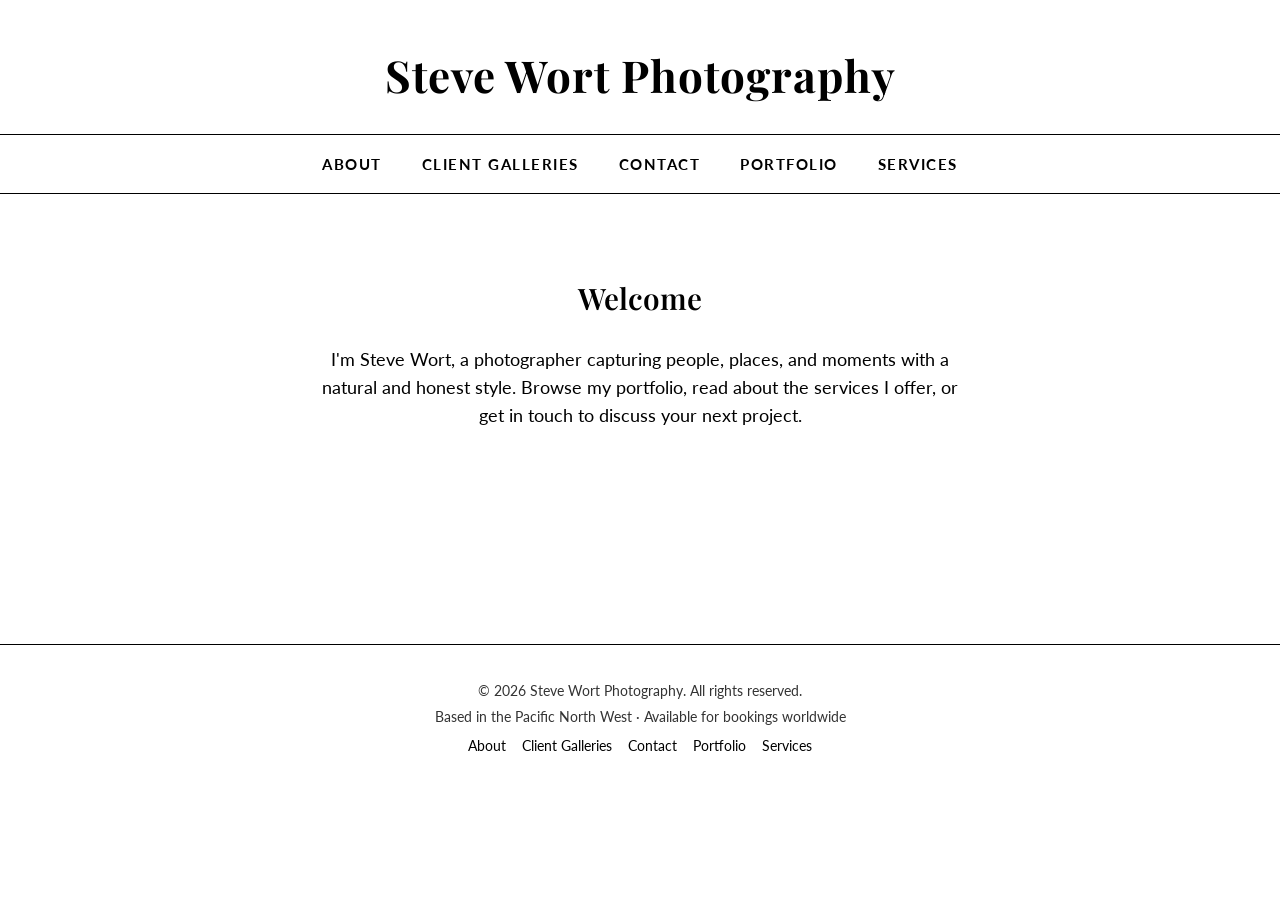
<file: index.html>
<!DOCTYPE html>
<html lang="en">
<head>
  <meta charset="UTF-8">
  <meta name="viewport" content="width=device-width, initial-scale=1.0">
  <title>Steve Wort Photography</title>
  <meta name="description" content="Steve Wort Photography — portfolio, services, and contact details.">
  <link rel="stylesheet" href="css/style.css">
</head>
<body>

  <header id="site-header" class="site-header"></header>

  <main>
    <section class="hero">
      <h2>Welcome</h2>
      <p>
        I'm Steve Wort, a photographer capturing people, places, and moments
        with a natural and honest style. Browse my portfolio, read about the
        services I offer, or get in touch to discuss your next project.
      </p>
    </section>
  </main>

  <footer id="site-footer" class="site-footer"></footer>

  <script src="js/components.js"></script>
</body>
</html>
</file>
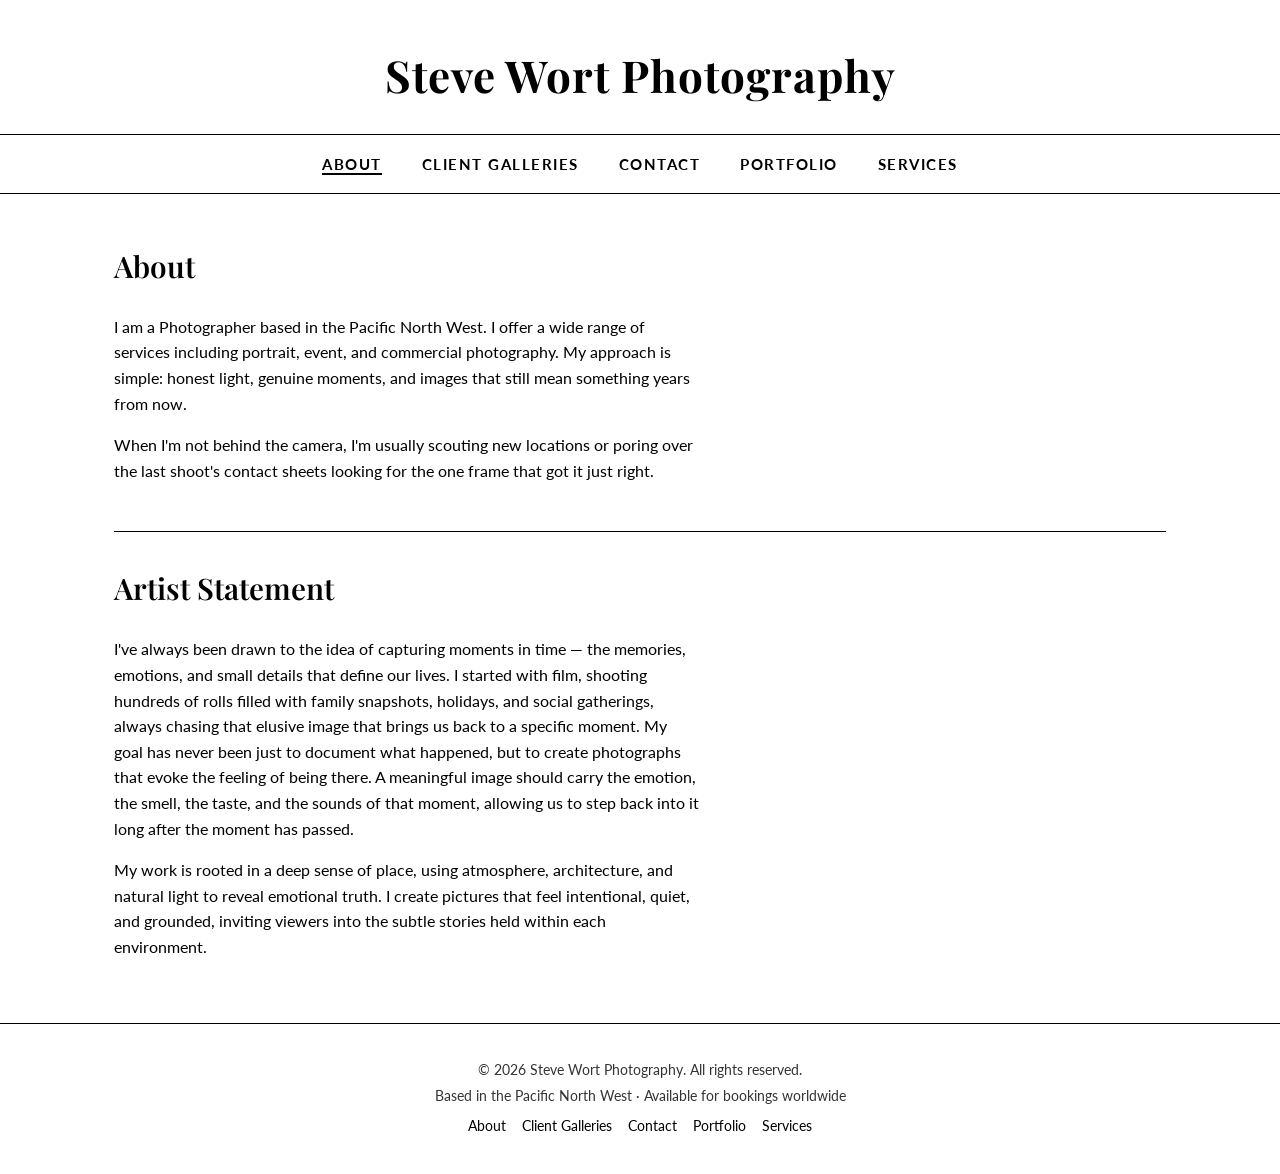
<file: about.html>
<!DOCTYPE html>
<html lang="en">
<head>
  <meta charset="UTF-8">
  <meta name="viewport" content="width=device-width, initial-scale=1.0">
  <title>About — Steve Wort Photography</title>
  <meta name="description" content="About Steve Wort, photographer.">
  <link rel="stylesheet" href="css/style.css">
</head>
<body>

  <header id="site-header" class="site-header"></header>

  <main>
    <h2>About</h2>
    <p>
      I am a Photographer based in the Pacific North West. 
      I offer a wide range of services including portrait, event, and commercial photography. 
      My approach is simple:
      honest light, genuine moments, and images that still mean something
      years from now.
    </p>
    <p>
      When I'm not behind the camera, I'm usually scouting new locations or
      poring over the last shoot's contact sheets looking for the one frame
      that got it just right.
    </p>

    <section id="artist-statement" class="artist-statement">
      <h2>Artist Statement</h2>
      <p>
        I've always been drawn to the idea of capturing moments in time — the
        memories, emotions, and small details that define our lives. I started
        with film, shooting hundreds of rolls filled with family snapshots,
        holidays, and social gatherings, always chasing that elusive image that
        brings us back to a specific moment. My goal has never been just to
        document what happened, but to create photographs that evoke the
        feeling of being there. A meaningful image should carry the emotion,
        the smell, the taste, and the sounds of that moment, allowing us to
        step back into it long after the moment has passed.
      </p>
      <p>
        My work is rooted in a deep sense of place, using atmosphere,
        architecture, and natural light to reveal emotional truth. I create
        pictures that feel intentional, quiet, and grounded, inviting viewers
        into the subtle stories held within each environment.
      </p>
    </section>
  </main>

  <footer id="site-footer" class="site-footer"></footer>

  <script src="js/components.js"></script>
</body>
</html>
</file>
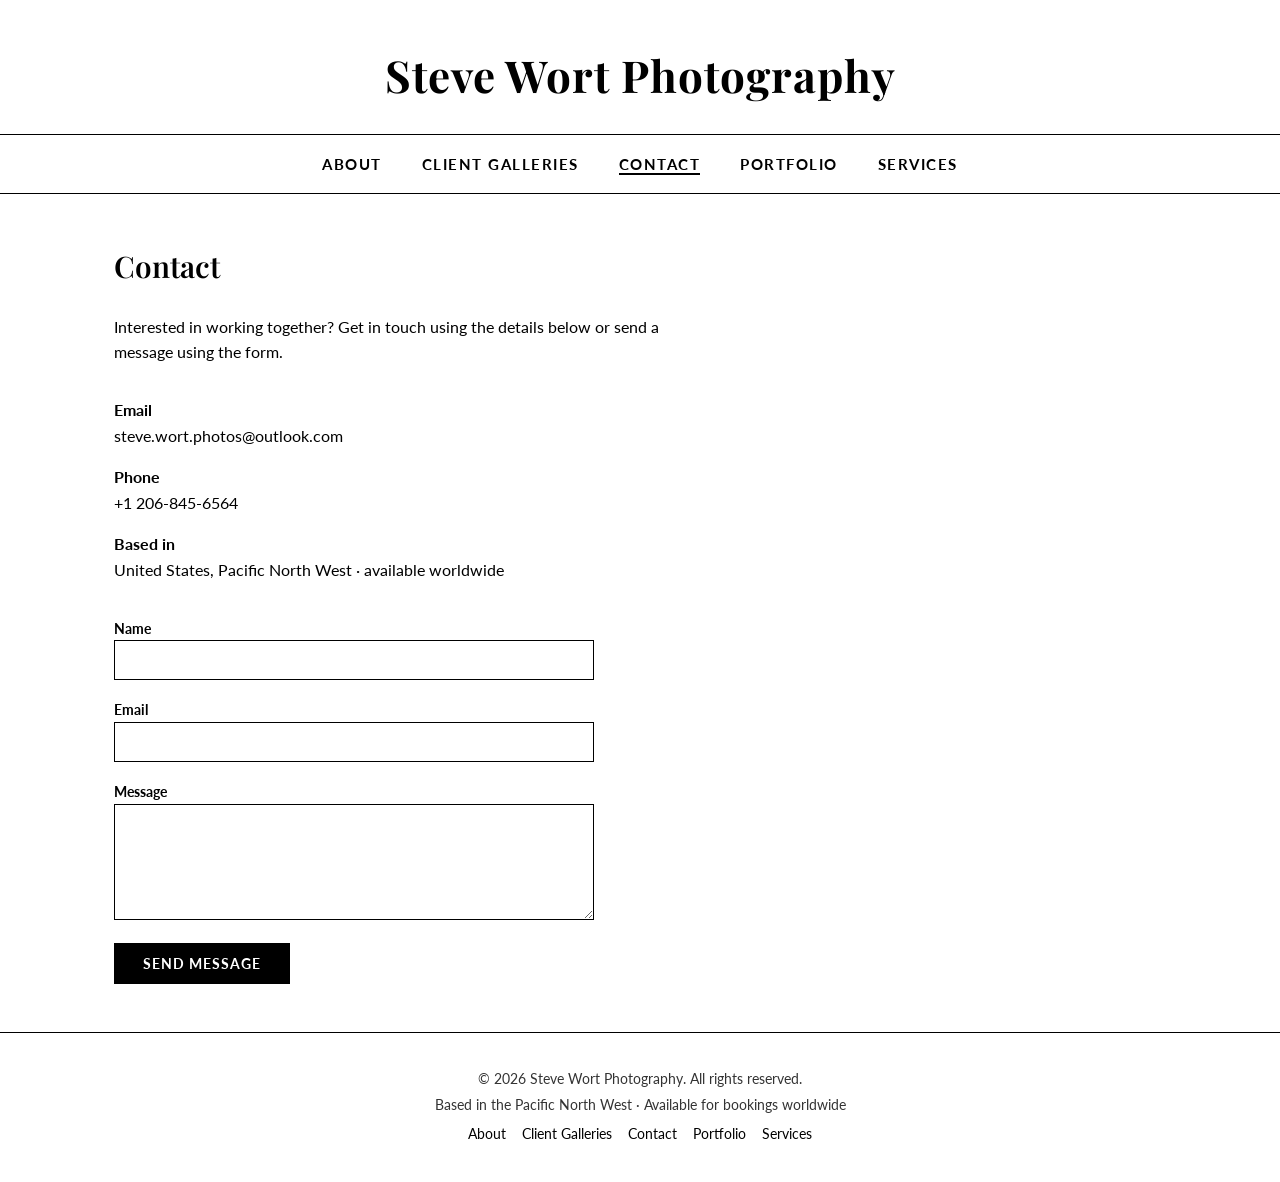
<file: contact.html>
<!DOCTYPE html>
<html lang="en">
<head>
  <meta charset="UTF-8">
  <meta name="viewport" content="width=device-width, initial-scale=1.0">
  <title>Contact — Steve Wort Photography</title>
  <meta name="description" content="Get in touch with Steve Wort Photography.">
  <link rel="stylesheet" href="css/style.css">
</head>
<body>

  <header id="site-header" class="site-header"></header>

  <main>
    <h2>Contact</h2>
    <p>
      Interested in working together? Get in touch using the details below
      or send a message using the form.
    </p>

    <dl class="contact-details">
      <dt>Email</dt>
      <dd><a href="mailto:steve.wort.photos@outlook.com">steve.wort.photos@outlook.com</a></dd>
      <dt>Phone</dt>
      <dd>+1 206-845-6564</dd>
      <dt>Based in</dt>
      <dd>United States, Pacific North West &middot; available worldwide</dd>
    </dl>

    <form class="contact-form" action="mailto:steve.wort.photos@outlook.com" method="post" enctype="text/plain">
      <div>
        <label for="name">Name</label>
        <input type="text" id="name" name="name" required>
      </div>
      <div>
        <label for="email">Email</label>
        <input type="email" id="email" name="email" required>
      </div>
      <div>
        <label for="message">Message</label>
        <textarea id="message" name="message" rows="5" required></textarea>
      </div>
      <button type="submit">Send Message</button>
    </form>
  </main>

  <footer id="site-footer" class="site-footer"></footer>

  <script src="js/components.js"></script>
</body>
</html>
</file>
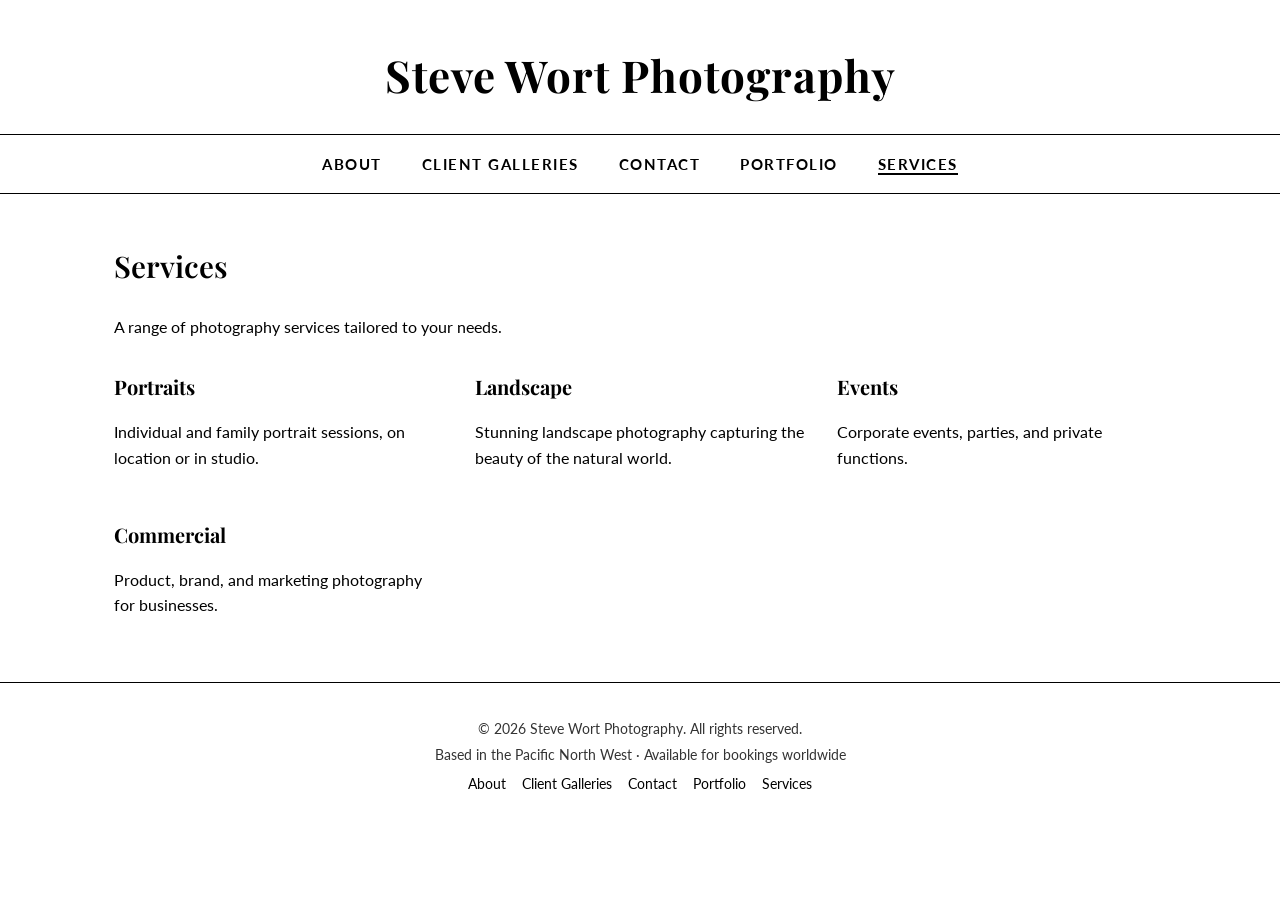
<file: services.html>
<!DOCTYPE html>
<html lang="en">
<head>
  <meta charset="UTF-8">
  <meta name="viewport" content="width=device-width, initial-scale=1.0">
  <title>Services — Steve Wort Photography</title>
  <meta name="description" content="Photography services offered by Steve Wort Photography.">
  <link rel="stylesheet" href="css/style.css">
</head>
<body>

  <header id="site-header" class="site-header"></header>

  <main>
    <h2>Services</h2>
    <p>A range of photography services tailored to your needs.</p>

    <div class="services-list">
      <div class="service-item">
        <h3>Portraits</h3>
        <p>Individual and family portrait sessions, on location or in studio.</p>
      </div>
      <div class="service-item">
        <h3>Landscape</h3>
        <p>Stunning landscape photography capturing the beauty of the natural world.</p>
      </div>
      <div class="service-item">
        <h3>Events</h3>
        <p>Corporate events, parties, and private functions.</p>
      </div>
      <div class="service-item">
        <h3>Commercial</h3>
        <p>Product, brand, and marketing photography for businesses.</p>
      </div>
    </div>
  </main>

  <footer id="site-footer" class="site-footer"></footer>

  <script src="js/components.js"></script>
</body>
</html>
</file>
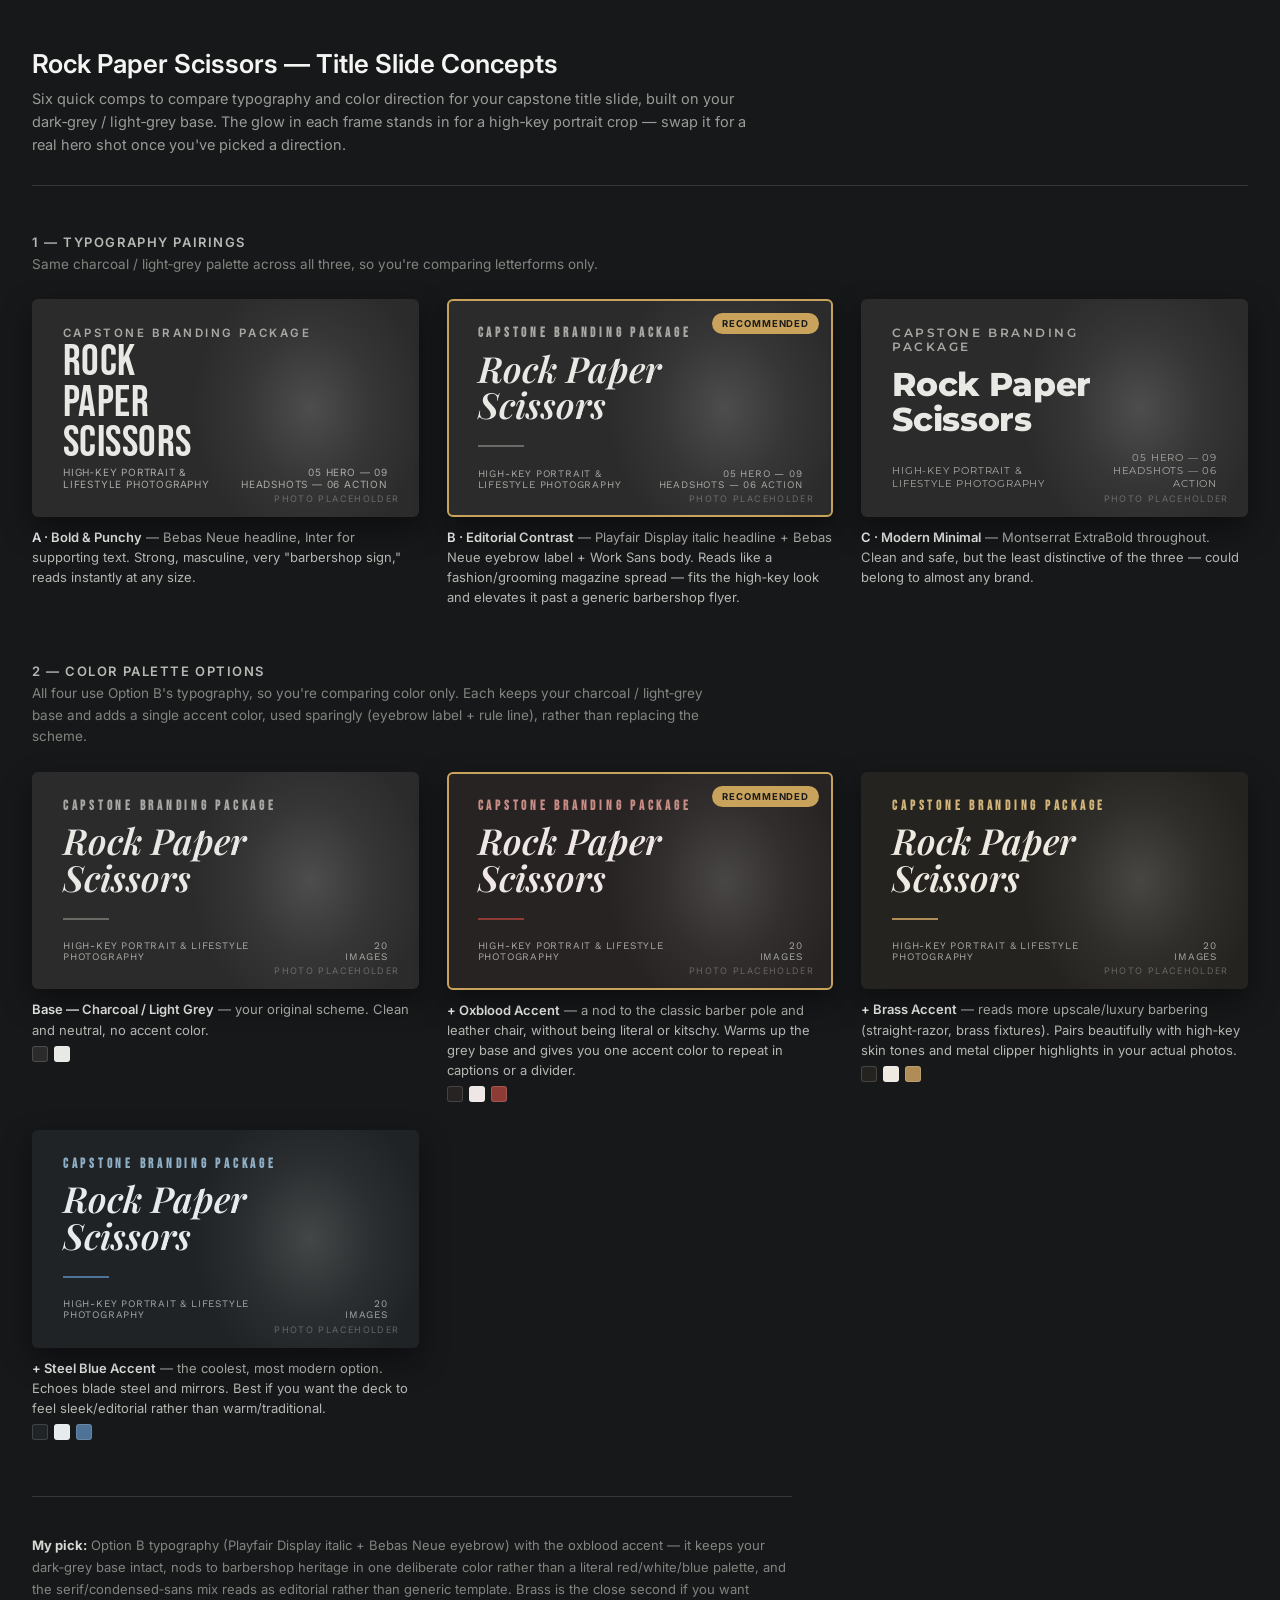
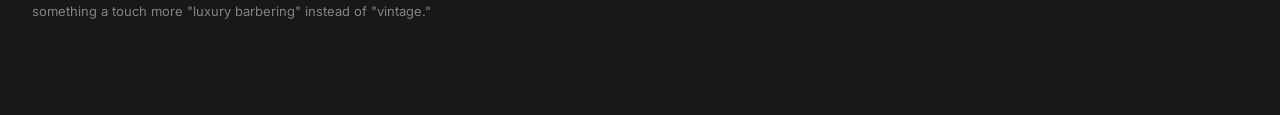
<file: title-slide-comparisons.html>
<!DOCTYPE html>
<html lang="en">
<head>
<meta charset="UTF-8">
<title>Rock Paper Scissors — Title Slide Concepts</title>
<link rel="preconnect" href="https://fonts.googleapis.com">
<link rel="preconnect" href="https://fonts.gstatic.com" crossorigin>
<link href="https://fonts.googleapis.com/css2?family=Bebas+Neue&family=Anton&family=Playfair+Display:ital,wght@0,600;0,700;1,600&family=Montserrat:wght@500;700;800&family=Inter:wght@400;500;600&family=Work+Sans:wght@400;500&display=swap" rel="stylesheet">
<style>
  :root {
    --page-bg: #17181a;
    --card-radius: 6px;
  }
  * { box-sizing: border-box; }
  body {
    margin: 0;
    padding: 48px 32px 80px;
    background: var(--page-bg);
    font-family: 'Inter', sans-serif;
    color: #e8e8e5;
  }
  .wrap { max-width: 1240px; margin: 0 auto; }
  header.page-head {
    margin-bottom: 48px;
    text-align: left;
    border-bottom: 1px solid #35363a;
    padding-bottom: 28px;
  }
  header.page-head h1 {
    font-family: 'Inter', sans-serif;
    font-weight: 600;
    font-size: 26px;
    margin: 0 0 8px;
    color: #f4f4f2;
  }
  header.page-head p {
    margin: 0;
    color: #9a9a97;
    font-size: 14.5px;
    line-height: 1.6;
    max-width: 720px;
  }
  section.block { margin-bottom: 56px; }
  section.block h2 {
    font-size: 13px;
    letter-spacing: 0.12em;
    text-transform: uppercase;
    color: #b8b8b4;
    font-weight: 600;
    margin: 0 0 4px;
  }
  section.block > p.block-sub {
    margin: 0 0 24px;
    color: #83837f;
    font-size: 13.5px;
    line-height: 1.6;
    max-width: 700px;
  }
  .grid {
    display: grid;
    grid-template-columns: repeat(auto-fit, minmax(340px, 1fr));
    gap: 28px;
  }

  /* ---- SLIDE MOCKUP ---- */
  .slide-card { display: flex; flex-direction: column; gap: 10px; }
  .slide {
    position: relative;
    aspect-ratio: 16 / 9;
    border-radius: var(--card-radius);
    overflow: hidden;
    display: flex;
    flex-direction: column;
    justify-content: space-between;
    padding: 7% 8%;
    box-shadow: 0 12px 30px rgba(0,0,0,0.45);
  }
  .slide.recommended { outline: 2px solid #c9a35c; outline-offset: -2px; }
  .ribbon {
    position: absolute;
    top: 14px;
    right: 14px;
    font-size: 9.5px;
    letter-spacing: 0.1em;
    text-transform: uppercase;
    font-weight: 700;
    padding: 5px 10px;
    border-radius: 100px;
    background: #c9a35c;
    color: #1c1c1c;
    z-index: 3;
  }
  .photo-area {
    position: absolute;
    inset: 0;
    z-index: 0;
  }
  .photo-area .glow {
    position: absolute;
    top: 50%; left: 72%;
    width: 62%; height: 130%;
    transform: translate(-50%, -50%);
    background: radial-gradient(ellipse at center, rgba(255,255,255,0.16) 0%, rgba(255,255,255,0.05) 38%, rgba(255,255,255,0) 70%);
  }
  .photo-area .tag {
    position: absolute;
    bottom: 6%;
    right: 5%;
    font-size: 9px;
    letter-spacing: 0.15em;
    text-transform: uppercase;
    color: rgba(255,255,255,0.28);
  }
  .eyebrow {
    position: relative; z-index: 2;
    font-size: 11.5px;
    letter-spacing: 0.22em;
    text-transform: uppercase;
    font-weight: 600;
    max-width: 78%;
  }
  .title-block { position: relative; z-index: 2; }
  .subtitle {
    position: relative; z-index: 2;
    font-size: 11.5px;
    letter-spacing: 0.06em;
    text-transform: uppercase;
    line-height: 1.6;
  }
  .rule {
    display: inline-block;
    width: 46px;
    height: 2px;
    margin: 14px 0 12px;
  }
  .footer-line {
    position: relative; z-index: 2;
    display: flex;
    justify-content: space-between;
    align-items: flex-end;
    font-size: 10px;
    letter-spacing: 0.08em;
    text-transform: uppercase;
  }
  .footer-line .count { text-align: right; }
  .caption {
    font-size: 13px;
    color: #b6b6b2;
    line-height: 1.55;
  }
  .caption b { color: #f0f0ee; font-weight: 600; }
  .swatches { display: flex; gap: 6px; margin-top: 6px; }
  .swatch { width: 16px; height: 16px; border-radius: 3px; border: 1px solid rgba(255,255,255,0.15); }

  /* ---- Palette variables per slide ---- */
  .bg-base { background: #2b2b2b; }
  .bg-base .eyebrow, .bg-base .subtitle, .bg-base .footer-line { color: #a8a8a4; }
  .bg-base .title-block, .bg-base .title-block * { color: #e8e8e5; }
  .bg-base .rule { background: #6a6a66; }

  .bg-oxblood { background: #262322; }
  .bg-oxblood .eyebrow { color: #c98d86; }
  .bg-oxblood .subtitle, .bg-oxblood .footer-line { color: #a8a8a4; }
  .bg-oxblood .title-block, .bg-oxblood .title-block * { color: #eee7e5; }
  .bg-oxblood .rule { background: #8f3b35; }

  .bg-brass { background: #24231f; }
  .bg-brass .eyebrow { color: #d3b479; }
  .bg-brass .subtitle, .bg-brass .footer-line { color: #a8a6a0; }
  .bg-brass .title-block, .bg-brass .title-block * { color: #eeeae1; }
  .bg-brass .rule { background: #b08d57; }

  .bg-steel { background: #202325; }
  .bg-steel .eyebrow { color: #8fb0c7; }
  .bg-steel .subtitle, .bg-steel .footer-line { color: #a2a6a8; }
  .bg-steel .title-block, .bg-steel .title-block * { color: #e6ebee; }
  .bg-steel .rule { background: #4f7396; }

  /* ---- Typography options ---- */
  .type-a .title-block { font-family: 'Bebas Neue', sans-serif; font-size: 15.5vw; line-height: 0.92; letter-spacing: 0.01em; }
  .grid .type-a .title-block { font-size: 44px; }

  .type-b .title-block { font-family: 'Playfair Display', serif; font-weight: 600; font-style: italic; font-size: 36px; line-height: 1.02; }
  .type-b .eyebrow { font-family: 'Bebas Neue', sans-serif; letter-spacing: 0.3em; font-size: 12.5px; }

  .type-c .title-block { font-family: 'Montserrat', sans-serif; font-weight: 800; font-size: 33px; line-height: 1.08; letter-spacing: -0.01em; }
  .type-c .eyebrow, .type-c .subtitle, .type-c .footer-line { font-family: 'Montserrat', sans-serif; }

  .type-b .subtitle, .type-b .footer-line { font-family: 'Work Sans', sans-serif; }
  .type-a .subtitle, .type-a .footer-line, .caption { font-family: 'Inter', sans-serif; }

  footer.page-foot {
    margin-top: 40px;
    padding-top: 24px;
    border-top: 1px solid #35363a;
    color: #83837f;
    font-size: 13px;
    line-height: 1.7;
    max-width: 760px;
  }
  footer.page-foot b { color: #d8d8d4; }
</style>
</head>
<body>
<div class="wrap">

  <header class="page-head">
    <h1>Rock Paper Scissors — Title Slide Concepts</h1>
    <p>Six quick comps to compare typography and color direction for your capstone title slide, built on your dark‑grey / light‑grey base. The glow in each frame stands in for a high‑key portrait crop — swap it for a real hero shot once you've picked a direction.</p>
  </header>

  <!-- SECTION A: TYPOGRAPHY -->
  <section class="block">
    <h2>1 — Typography Pairings</h2>
    <p class="block-sub">Same charcoal / light‑grey palette across all three, so you're comparing letterforms only.</p>
    <div class="grid">

      <div class="slide-card">
        <div class="slide bg-base type-a">
          <div class="photo-area"><div class="glow"></div><div class="tag">Photo placeholder</div></div>
          <div class="eyebrow">Capstone Branding Package</div>
          <div class="title-block">ROCK<br>PAPER<br>SCISSORS</div>
          <div class="footer-line">
            <div>High‑Key Portrait &amp; Lifestyle Photography</div>
            <div class="count">05 Hero — 09 Headshots — 06 Action</div>
          </div>
        </div>
        <div class="caption"><b>A · Bold &amp; Punchy</b> — Bebas Neue headline, Inter for supporting text. Strong, masculine, very "barbershop sign," reads instantly at any size.</div>
      </div>

      <div class="slide-card">
        <div class="slide bg-base type-b recommended">
          <div class="ribbon">Recommended</div>
          <div class="photo-area"><div class="glow"></div><div class="tag">Photo placeholder</div></div>
          <div class="eyebrow">Capstone Branding Package</div>
          <div class="title-block">Rock Paper<br>Scissors</div>
          <div class="rule"></div>
          <div class="footer-line">
            <div>High‑Key Portrait &amp; Lifestyle Photography</div>
            <div class="count">05 Hero — 09 Headshots — 06 Action</div>
          </div>
        </div>
        <div class="caption"><b>B · Editorial Contrast</b> — Playfair Display italic headline + Bebas Neue eyebrow label + Work Sans body. Reads like a fashion/grooming magazine spread — fits the high‑key look and elevates it past a generic barbershop flyer.</div>
      </div>

      <div class="slide-card">
        <div class="slide bg-base type-c">
          <div class="photo-area"><div class="glow"></div><div class="tag">Photo placeholder</div></div>
          <div class="eyebrow">Capstone Branding Package</div>
          <div class="title-block">Rock Paper Scissors</div>
          <div class="footer-line">
            <div>High‑Key Portrait &amp; Lifestyle Photography</div>
            <div class="count">05 Hero — 09 Headshots — 06 Action</div>
          </div>
        </div>
        <div class="caption"><b>C · Modern Minimal</b> — Montserrat ExtraBold throughout. Clean and safe, but the least distinctive of the three — could belong to almost any brand.</div>
      </div>

    </div>
  </section>

  <!-- SECTION B: COLOR -->
  <section class="block">
    <h2>2 — Color Palette Options</h2>
    <p class="block-sub">All four use Option B's typography, so you're comparing color only. Each keeps your charcoal / light‑grey base and adds a single accent color, used sparingly (eyebrow label + rule line), rather than replacing the scheme.</p>
    <div class="grid">

      <div class="slide-card">
        <div class="slide bg-base type-b">
          <div class="photo-area"><div class="glow"></div><div class="tag">Photo placeholder</div></div>
          <div class="eyebrow">Capstone Branding Package</div>
          <div class="title-block">Rock Paper<br>Scissors</div>
          <div class="rule"></div>
          <div class="footer-line"><div>High‑Key Portrait &amp; Lifestyle Photography</div><div class="count">20 Images</div></div>
        </div>
        <div class="caption"><b>Base — Charcoal / Light Grey</b> — your original scheme. Clean and neutral, no accent color.
          <div class="swatches"><span class="swatch" style="background:#2b2b2b"></span><span class="swatch" style="background:#e8e8e5"></span></div>
        </div>
      </div>

      <div class="slide-card">
        <div class="slide bg-oxblood type-b recommended">
          <div class="ribbon">Recommended</div>
          <div class="photo-area"><div class="glow"></div><div class="tag">Photo placeholder</div></div>
          <div class="eyebrow">Capstone Branding Package</div>
          <div class="title-block">Rock Paper<br>Scissors</div>
          <div class="rule"></div>
          <div class="footer-line"><div>High‑Key Portrait &amp; Lifestyle Photography</div><div class="count">20 Images</div></div>
        </div>
        <div class="caption"><b>+ Oxblood Accent</b> — a nod to the classic barber pole and leather chair, without being literal or kitschy. Warms up the grey base and gives you one accent color to repeat in captions or a divider.
          <div class="swatches"><span class="swatch" style="background:#262322"></span><span class="swatch" style="background:#eee7e5"></span><span class="swatch" style="background:#8f3b35"></span></div>
        </div>
      </div>

      <div class="slide-card">
        <div class="slide bg-brass type-b">
          <div class="photo-area"><div class="glow"></div><div class="tag">Photo placeholder</div></div>
          <div class="eyebrow">Capstone Branding Package</div>
          <div class="title-block">Rock Paper<br>Scissors</div>
          <div class="rule"></div>
          <div class="footer-line"><div>High‑Key Portrait &amp; Lifestyle Photography</div><div class="count">20 Images</div></div>
        </div>
        <div class="caption"><b>+ Brass Accent</b> — reads more upscale/luxury barbering (straight‑razor, brass fixtures). Pairs beautifully with high‑key skin tones and metal clipper highlights in your actual photos.
          <div class="swatches"><span class="swatch" style="background:#24231f"></span><span class="swatch" style="background:#eeeae1"></span><span class="swatch" style="background:#b08d57"></span></div>
        </div>
      </div>

      <div class="slide-card">
        <div class="slide bg-steel type-b">
          <div class="photo-area"><div class="glow"></div><div class="tag">Photo placeholder</div></div>
          <div class="eyebrow">Capstone Branding Package</div>
          <div class="title-block">Rock Paper<br>Scissors</div>
          <div class="rule"></div>
          <div class="footer-line"><div>High‑Key Portrait &amp; Lifestyle Photography</div><div class="count">20 Images</div></div>
        </div>
        <div class="caption"><b>+ Steel Blue Accent</b> — the coolest, most modern option. Echoes blade steel and mirrors. Best if you want the deck to feel sleek/editorial rather than warm/traditional.
          <div class="swatches"><span class="swatch" style="background:#202325"></span><span class="swatch" style="background:#e6ebee"></span><span class="swatch" style="background:#4f7396"></span></div>
        </div>
      </div>

    </div>
  </section>

  <footer class="page-foot">
    <p><b>My pick:</b> Option B typography (Playfair Display italic + Bebas Neue eyebrow) with the oxblood accent — it keeps your dark‑grey base intact, nods to barbershop heritage in one deliberate color rather than a literal red/white/blue palette, and the serif/condensed‑sans mix reads as editorial rather than generic template. Brass is the close second if you want something a touch more "luxury barbering" instead of "vintage."</p>
  </footer>

</div>
</body>
</html>
</file>
<file: css/style.css>
/* Steve Wort Photography — site stylesheet */

@import url('https://fonts.googleapis.com/css2?family=Playfair+Display:wght@500;600;700&family=Lato:wght@400;700&display=swap');

:root {
  --color-bg: #ffffff;
  --color-text: #000000;
  --color-line: #000000;
  --font-banner: 'Playfair Display', Georgia, serif;
  --font-nav: 'Lato', Helvetica, Arial, sans-serif;
  --font-body: 'Lato', Helvetica, Arial, sans-serif;
  --max-width: 1100px;
}

* {
  box-sizing: border-box;
}

html, body {
  margin: 0;
  padding: 0;
}

body {
  background-color: var(--color-bg);
  color: var(--color-text);
  font-family: var(--font-body);
  font-size: 16px;
  line-height: 1.6;
}

a {
  color: var(--color-text);
  text-decoration: none;
}

img {
  max-width: 100%;
  display: block;
}

/* ---------- Header ---------- */

.site-header {
  width: 100%;
}

.site-banner {
  text-align: center;
  padding: 2.5rem 1rem 1.5rem;
}

.site-banner h1 {
  font-family: var(--font-banner);
  font-weight: 700;
  font-size: 2.75rem;
  letter-spacing: 1px;
  margin: 0;
}

.site-nav {
  border-top: 1px solid var(--color-line);
}

.site-nav ul {
  list-style: none;
  display: flex;
  justify-content: center;
  flex-wrap: wrap;
  gap: 2.5rem;
  margin: 0;
  padding: 1rem 1rem;
}

.site-nav a {
  font-family: var(--font-nav);
  font-weight: 700;
  font-size: 0.95rem;
  letter-spacing: 1.5px;
  text-transform: uppercase;
}

.site-nav a:hover,
.site-nav a.active {
  border-bottom: 2px solid var(--color-text);
}

.site-header-rule {
  border: none;
  border-top: 1px solid var(--color-line);
  margin: 0;
}

/* ---------- Main content ---------- */

main {
  max-width: var(--max-width);
  margin: 0 auto;
  padding: 3rem 1.5rem;
  min-height: 50vh;
}

main h2 {
  font-family: var(--font-banner);
  font-weight: 600;
  font-size: 1.85rem;
  margin-top: 0;
}

main p {
  font-size: 1rem;
  max-width: 65ch;
}

.artist-statement {
  margin-top: 3rem;
  padding-top: 2rem;
  border-top: 1px solid var(--color-line);
}

.hero {
  text-align: center;
  padding: 2rem 0 3rem;
}

.hero p {
  margin: 0 auto;
  font-size: 1.1rem;
}

/* ---------- Portfolio gallery ---------- */

.gallery {
  display: grid;
  grid-template-columns: repeat(auto-fit, minmax(220px, 1fr));
  gap: 1.5rem;
  margin-top: 2rem;
}

.gallery-item {
  margin: 0;                      /* <figure> has a default margin */
  background-color: #f2f2f2;
  border: 1px solid var(--color-line);
  display: flex;
  flex-direction: column;
  align-items: center;
  justify-content: center;
  font-family: var(--font-nav);
  font-size: 0.85rem;
  letter-spacing: 1px;
  text-transform: uppercase;
  color: #555;
}

/* Placeholder boxes with no image keep their 1:1 shape */
div.gallery-item {
  aspect-ratio: 1 / 1;
}

.gallery-item img {
  display: block;
  width: 100%;
  height: auto;
  aspect-ratio: 1 / 1;
  object-fit: cover;              /* crop to fill the box without stretching */
}
.gallery-item figcaption {
  padding: 0.75rem;
  text-align: center;
}


/* ---------- Services ---------- */

.services-list {
  display: grid;
  grid-template-columns: repeat(auto-fit, minmax(240px, 1fr));
  gap: 2rem;
  margin-top: 2rem;
}

.service-item h3 {
  font-family: var(--font-banner);
  font-size: 1.25rem;
  margin: 0 0 0.5rem;
}

/* ---------- Contact ---------- */

.contact-details {
  margin: 2rem 0;
}

.contact-details dt {
  font-weight: 700;
  margin-top: 1rem;
}

.contact-details dd {
  margin: 0;
}

form.contact-form {
  max-width: 480px;
  margin-top: 2rem;
  display: flex;
  flex-direction: column;
  gap: 1rem;
}

form.contact-form label {
  font-weight: 700;
  font-size: 0.9rem;
}

form.contact-form input,
form.contact-form textarea {
  width: 100%;
  padding: 0.6rem;
  font-family: var(--font-body);
  font-size: 1rem;
  border: 1px solid var(--color-line);
  background-color: var(--color-bg);
  color: var(--color-text);
}

form.contact-form button {
  align-self: flex-start;
  padding: 0.7rem 1.75rem;
  font-family: var(--font-nav);
  font-weight: 700;
  font-size: 0.9rem;
  letter-spacing: 1px;
  text-transform: uppercase;
  background-color: var(--color-text);
  color: var(--color-bg);
  border: 1px solid var(--color-line);
  cursor: pointer;
}

form.contact-form button:hover {
  opacity: 0.85;
}

/* ---------- Footer ---------- */

.site-footer {
  border-top: 1px solid var(--color-line);
  padding: 2rem 1.5rem;
  text-align: center;
  font-size: 0.85rem;
  color: #333;
}

.site-footer p {
  margin: 0.25rem 0;
}

.site-footer .footer-links {
  margin-top: 0.5rem;
}

.site-footer .footer-links a {
  margin: 0 0.5rem;
  white-space: nowrap;
}

@media (max-width: 480px) {
  .site-banner h1 {
    font-size: 2rem;
  }

  .site-nav ul {
    gap: 1.25rem;
  }
}
</file>
